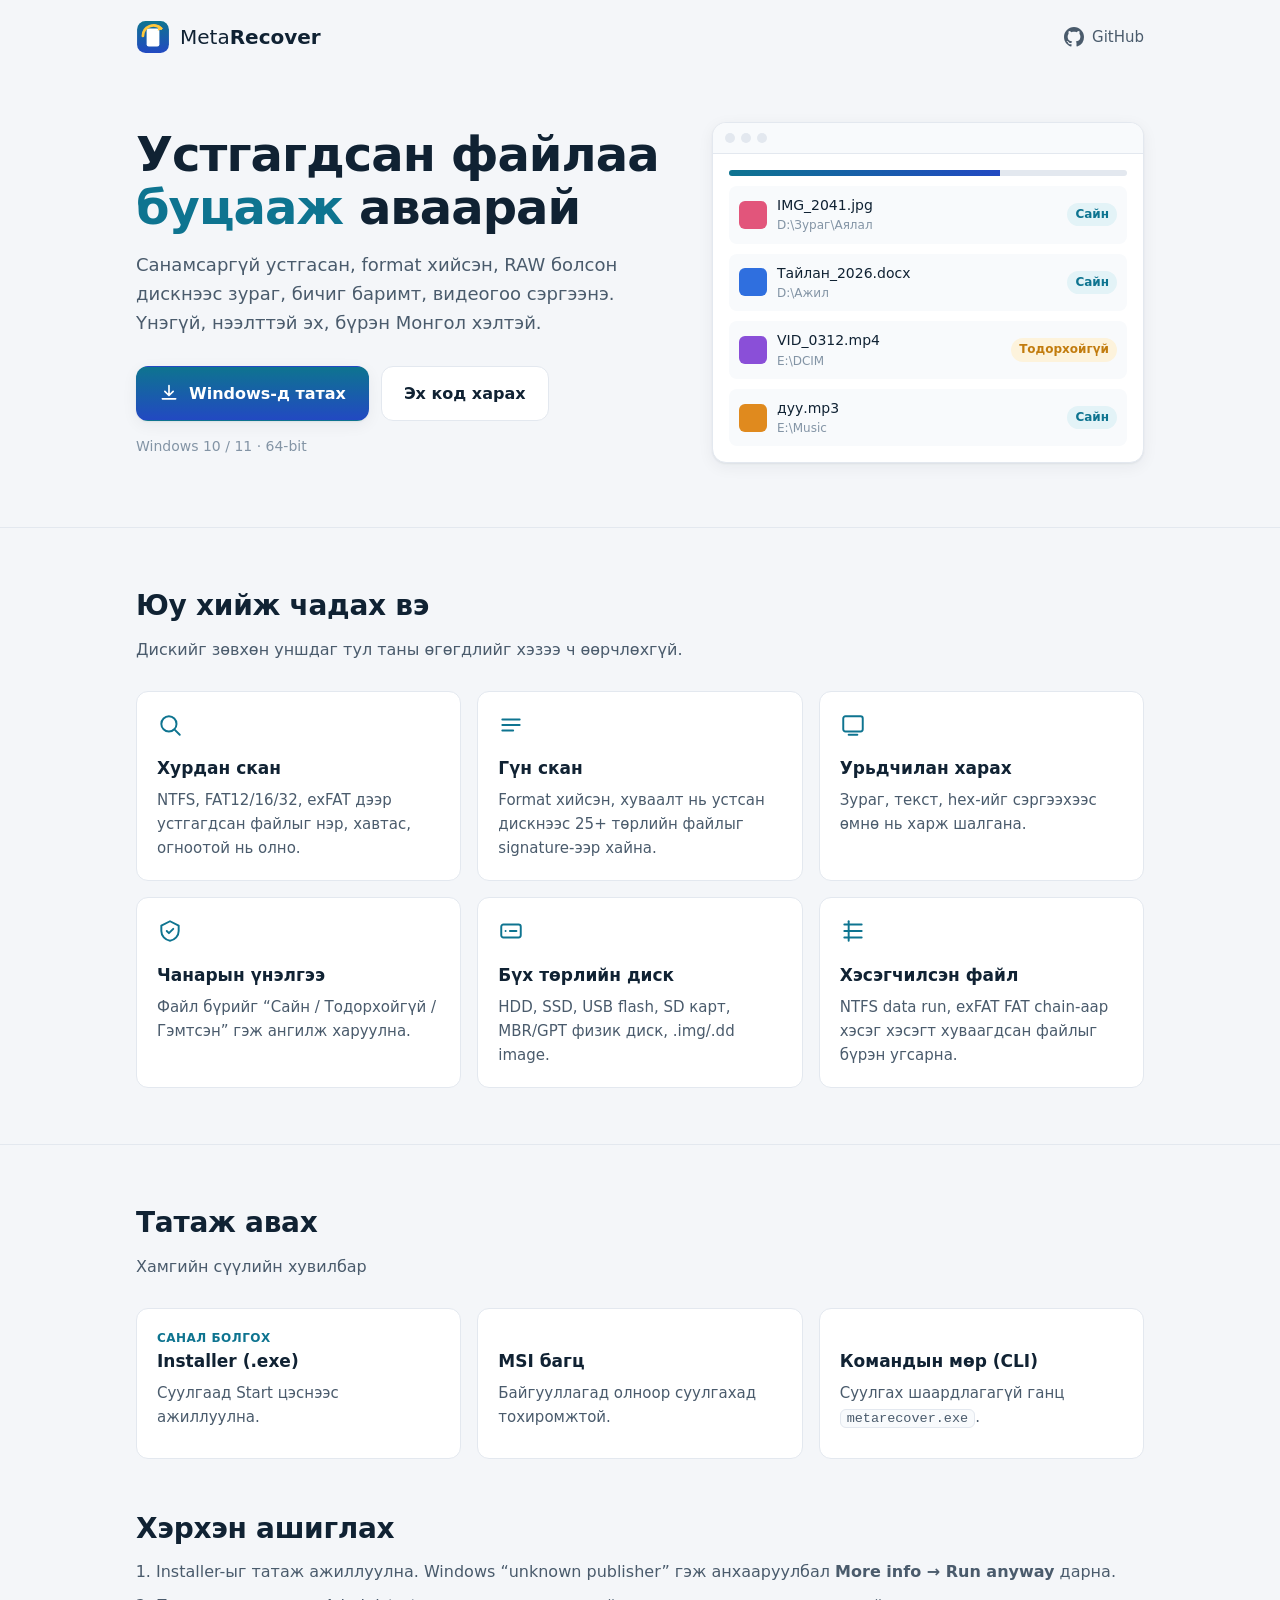
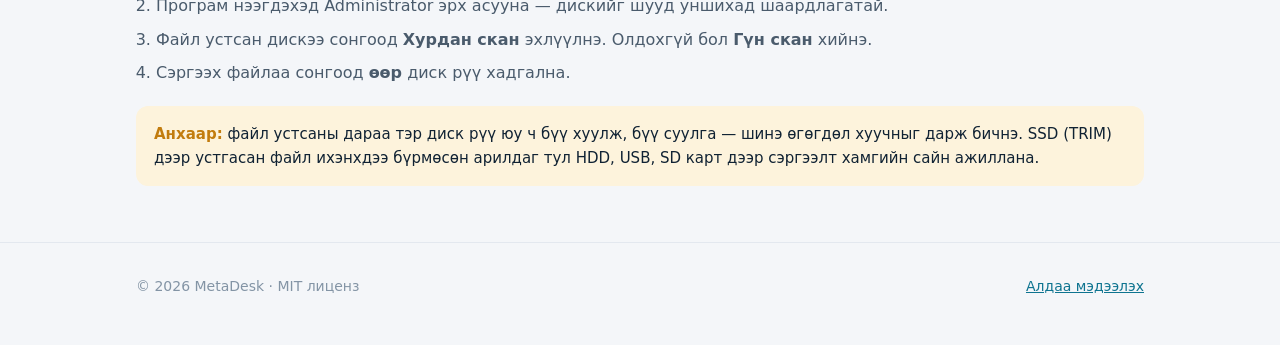
<file: docs/index.html>
<!doctype html>
<html lang="mn">
<head>
<meta charset="utf-8">
<meta name="viewport" content="width=device-width, initial-scale=1">
<title>MetaRecover — Устгагдсан файл сэргээх</title>
<meta name="description" content="Устгагдсан, format хийсэн дискнээс файл сэргээх үнэгүй, нээлттэй эхийн Windows програм. Бүрэн Монгол хэлтэй.">
<link rel="icon" href="data:image/svg+xml,%3Csvg xmlns='http://www.w3.org/2000/svg' viewBox='0 0 32 32'%3E%3Crect x='1' y='1' width='30' height='30' rx='8' fill='%230e7490'/%3E%3Crect x='10' y='8' width='12' height='17' rx='2' fill='%23fff'/%3E%3C/svg%3E">
<style>
:root {
  --bg: #f4f6f9; --surface: #fff; --surface-2: #f8fafc; --line: #e3e8ef;
  --ink: #102233; --ink-2: #4a5b6c; --ink-3: #8394a5;
  --brand: #0e7490; --brand-2: #2249c2; --brand-soft: #e3f3f7; --accent: #ffc83d;
  --warn: #c27c0e; --warn-soft: #fdf3dc;
  --shadow: 0 1px 2px rgba(16,34,51,.06), 0 4px 16px rgba(16,34,51,.06);
  color-scheme: light;
}
@media (prefers-color-scheme: dark) {
  :root {
    --bg: #0d151d; --surface: #131e28; --surface-2: #17242f; --line: #23323f;
    --ink: #e6edf3; --ink-2: #a8b6c3; --ink-3: #6f8090;
    --brand: #22a5c4; --brand-soft: #123441; --warn: #e0a640; --warn-soft: #3a2c0c;
    --shadow: 0 1px 2px rgba(0,0,0,.3), 0 4px 16px rgba(0,0,0,.25);
    color-scheme: dark;
  }
}
* { box-sizing: border-box; }
body {
  margin: 0; background: var(--bg); color: var(--ink);
  font: 16px/1.6 "Segoe UI Variable Text", "Segoe UI", system-ui, -apple-system, Roboto, sans-serif;
}
a { color: var(--brand); }
.wrap { max-width: 1040px; margin: 0 auto; padding: 0 16px; }
header { display: flex; align-items: center; justify-content: space-between; padding: 20px 0; }
.brand { display: flex; align-items: center; gap: 10px; font-size: 20px; font-weight: 400; text-decoration: none; color: var(--ink); }
.brand b { font-weight: 700; }
.brand svg { width: 34px; height: 34px; }
.gh { display: inline-flex; align-items: center; gap: 8px; color: var(--ink-2); text-decoration: none; font-size: 15px; }
.gh:hover { color: var(--ink); }
.gh svg { width: 20px; height: 20px; fill: currentColor; }

.hero { display: grid; grid-template-columns: 1.1fr .9fr; gap: 48px; align-items: center; padding: 48px 0 64px; }
.hero h1 { font-size: clamp(32px, 5vw, 48px); line-height: 1.12; margin: 0 0 16px; letter-spacing: -.02em; text-wrap: balance; }
.hero h1 span { color: var(--brand); }
.hero p.lead { font-size: 18px; color: var(--ink-2); margin: 0 0 28px; max-width: 34em; }
.cta { display: flex; flex-wrap: wrap; gap: 12px; align-items: center; }
.btn {
  display: inline-flex; align-items: center; gap: 10px; padding: 14px 22px; border-radius: 12px;
  font-weight: 600; font-size: 16px; text-decoration: none; border: 1px solid transparent;
}
.btn svg { width: 20px; height: 20px; fill: none; stroke: currentColor; stroke-width: 2; stroke-linecap: round; stroke-linejoin: round; }
.btn.primary { background: linear-gradient(180deg, #0e7490, #2249c2); color: #fff; box-shadow: var(--shadow); }
.btn.primary:hover { filter: brightness(1.08); }
.btn.ghost { background: var(--surface); color: var(--ink); border-color: var(--line); }
.btn.ghost:hover { border-color: var(--ink-3); }
.meta { margin-top: 14px; font-size: 14px; color: var(--ink-3); }

.mock { background: var(--surface); border: 1px solid var(--line); border-radius: 14px; box-shadow: var(--shadow); overflow: hidden; }
.mock .bar { display: flex; gap: 6px; padding: 10px 12px; border-bottom: 1px solid var(--line); background: var(--surface-2); }
.mock .bar i { width: 10px; height: 10px; border-radius: 50%; background: var(--line); }
.mock .body { padding: 16px; display: grid; gap: 10px; }
.row { display: grid; grid-template-columns: 28px 1fr auto; gap: 10px; align-items: center; padding: 8px 10px; border-radius: 8px; background: var(--surface-2); font-size: 14px; }
.row .ic { width: 28px; height: 28px; border-radius: 6px; }
.row small { color: var(--ink-3); display: block; font-size: 12px; }
.tag { font-size: 12px; padding: 2px 8px; border-radius: 99px; background: var(--brand-soft); color: var(--brand); font-weight: 600; white-space: nowrap; }
.tag.warn { background: var(--warn-soft); color: var(--warn); }
.progress { height: 6px; border-radius: 99px; background: var(--line); overflow: hidden; }
.progress div { height: 100%; width: 68%; background: linear-gradient(90deg, #0e7490, #2249c2); }

section { padding: 56px 0; border-top: 1px solid var(--line); }
section h2 { font-size: 28px; margin: 0 0 8px; letter-spacing: -.01em; }
section > .wrap > p { color: var(--ink-2); margin: 0 0 28px; }
.grid { display: grid; grid-template-columns: repeat(3, 1fr); gap: 16px; }
.card { background: var(--surface); border: 1px solid var(--line); border-radius: 12px; padding: 20px; }
.card h3 { margin: 0 0 6px; font-size: 17px; }
.card p { margin: 0; color: var(--ink-2); font-size: 15px; }
.card svg { width: 26px; height: 26px; fill: none; stroke: var(--brand); stroke-width: 1.8; stroke-linecap: round; stroke-linejoin: round; margin-bottom: 10px; }

.dl { display: grid; grid-template-columns: repeat(3, 1fr); gap: 16px; }
.dl a.card { text-decoration: none; color: inherit; display: block; transition: border-color .15s; }
.dl a.card:hover { border-color: var(--brand); }
.dl .size { color: var(--ink-3); font-size: 14px; margin-top: 8px; }
.dl .rec { font-size: 12px; font-weight: 700; color: var(--brand); text-transform: uppercase; letter-spacing: .04em; }

ol.steps { margin: 0; padding-left: 20px; color: var(--ink-2); }
ol.steps li { margin-bottom: 8px; }
.note { background: var(--warn-soft); border-radius: 12px; padding: 16px 18px; color: var(--ink); font-size: 15px; margin-top: 20px; }
.note b { color: var(--warn); }
code { font-family: "Cascadia Code", Consolas, monospace; font-size: .9em; background: var(--surface-2); border: 1px solid var(--line); padding: 1px 6px; border-radius: 6px; }

footer { padding: 32px 0 48px; color: var(--ink-3); font-size: 14px; border-top: 1px solid var(--line); }
footer .wrap { display: flex; justify-content: space-between; flex-wrap: wrap; gap: 12px; }

@media (max-width: 820px) {
  .hero { grid-template-columns: 1fr; padding-top: 24px; gap: 32px; }
  .grid, .dl { grid-template-columns: 1fr; }
}
</style>
</head>
<body>
<div class="wrap">
  <header>
    <a class="brand" href="./">
      <svg viewBox="0 0 32 32" aria-hidden="true">
        <rect x="1" y="1" width="30" height="30" rx="8" fill="url(#lg)"/>
        <rect x="10" y="8" width="12" height="17" rx="2" fill="#fff"/>
        <path d="M6.5 15a10 10 0 0 1 17-7" stroke="#FFC83D" stroke-width="2.6" fill="none" stroke-linecap="round"/>
        <path d="M21 4.5l4.5 3.4-5 2.2z" fill="#FFC83D"/>
        <defs><linearGradient id="lg" x1="0" y1="0" x2="0" y2="1"><stop offset="0" stop-color="#0e7490"/><stop offset="1" stop-color="#2249c2"/></linearGradient></defs>
      </svg>
      <span>Meta<b>Recover</b></span>
    </a>
    <a class="gh" href="https://github.com/rdnprotocol/recover">
      <svg viewBox="0 0 16 16" aria-hidden="true"><path d="M8 0C3.58 0 0 3.58 0 8c0 3.54 2.29 6.53 5.47 7.59.4.07.55-.17.55-.38 0-.19-.01-.82-.01-1.49-2.01.37-2.53-.49-2.69-.94-.09-.23-.48-.94-.82-1.13-.28-.15-.68-.52-.01-.53.63-.01 1.08.58 1.23.82.72 1.21 1.87.87 2.33.66.07-.52.28-.87.51-1.07-1.78-.2-3.64-.89-3.64-3.95 0-.87.31-1.59.82-2.15-.08-.2-.36-1.02.08-2.12 0 0 .67-.21 2.2.82.64-.18 1.32-.27 2-.27.68 0 1.36.09 2 .27 1.53-1.04 2.2-.82 2.2-.82.44 1.1.16 1.92.08 2.12.51.56.82 1.27.82 2.15 0 3.07-1.87 3.75-3.65 3.95.29.25.54.73.54 1.48 0 1.07-.01 1.93-.01 2.2 0 .21.15.46.55.38A8.013 8.013 0 0016 8c0-4.42-3.58-8-8-8z"/></svg>
      GitHub
    </a>
  </header>

  <div class="hero">
    <div>
      <h1>Устгагдсан файлаа <span>буцааж</span> аваарай</h1>
      <p class="lead">Санамсаргүй устгасан, format хийсэн, RAW болсон дискнээс зураг, бичиг баримт, видеогоо сэргээнэ. Үнэгүй, нээлттэй эх, бүрэн Монгол хэлтэй.</p>
      <div class="cta">
        <a class="btn primary" id="dlMain" href="https://github.com/rdnprotocol/recover/releases/latest">
          <svg viewBox="0 0 24 24"><path d="M12 3v12m0 0l-5-5m5 5l5-5M4 19h16"/></svg>
          Windows-д татах
        </a>
        <a class="btn ghost" href="https://github.com/rdnprotocol/recover">Эх код харах</a>
      </div>
      <div class="meta" id="dlMeta">Windows 10 / 11 · 64-bit</div>
    </div>
    <div class="mock" aria-hidden="true">
      <div class="bar"><i></i><i></i><i></i></div>
      <div class="body">
        <div class="progress"><div></div></div>
        <div class="row"><span class="ic" style="background:#e2557b"></span><span>IMG_2041.jpg<small>D:\Зураг\Аялал</small></span><span class="tag">Сайн</span></div>
        <div class="row"><span class="ic" style="background:#2f6fdf"></span><span>Тайлан_2026.docx<small>D:\Ажил</small></span><span class="tag">Сайн</span></div>
        <div class="row"><span class="ic" style="background:#8a4fd8"></span><span>VID_0312.mp4<small>E:\DCIM</small></span><span class="tag warn">Тодорхойгүй</span></div>
        <div class="row"><span class="ic" style="background:#e08a1e"></span><span>дуу.mp3<small>E:\Music</small></span><span class="tag">Сайн</span></div>
      </div>
    </div>
  </div>
</div>

<section>
  <div class="wrap">
    <h2>Юу хийж чадах вэ</h2>
    <p>Дискийг зөвхөн уншдаг тул таны өгөгдлийг хэзээ ч өөрчлөхгүй.</p>
    <div class="grid">
      <div class="card">
        <svg viewBox="0 0 24 24"><circle cx="11" cy="11" r="7"/><path d="M21 21l-4.3-4.3"/></svg>
        <h3>Хурдан скан</h3>
        <p>NTFS, FAT12/16/32, exFAT дээр устгагдсан файлыг нэр, хавтас, огноотой нь олно.</p>
      </div>
      <div class="card">
        <svg viewBox="0 0 24 24"><path d="M4 7h16M4 12h16M4 17h10"/></svg>
        <h3>Гүн скан</h3>
        <p>Format хийсэн, хуваалт нь устсан дискнээс 25+ төрлийн файлыг signature-ээр хайна.</p>
      </div>
      <div class="card">
        <svg viewBox="0 0 24 24"><rect x="3" y="4" width="18" height="14" rx="2"/><path d="M8 21h8"/></svg>
        <h3>Урьдчилан харах</h3>
        <p>Зураг, текст, hex-ийг сэргээхээс өмнө нь харж шалгана.</p>
      </div>
      <div class="card">
        <svg viewBox="0 0 24 24"><path d="M12 3l8 4v5c0 4.5-3.4 8.3-8 9-4.6-.7-8-4.5-8-9V7z"/><path d="M9 12l2 2 4-4"/></svg>
        <h3>Чанарын үнэлгээ</h3>
        <p>Файл бүрийг “Сайн / Тодорхойгүй / Гэмтсэн” гэж ангилж харуулна.</p>
      </div>
      <div class="card">
        <svg viewBox="0 0 24 24"><rect x="3" y="6" width="18" height="12" rx="2"/><path d="M7 12h.01M11 12h6"/></svg>
        <h3>Бүх төрлийн диск</h3>
        <p>HDD, SSD, USB flash, SD карт, MBR/GPT физик диск, .img/.dd image.</p>
      </div>
      <div class="card">
        <svg viewBox="0 0 24 24"><path d="M4 6h16M4 12h16M4 18h16"/><path d="M8 3v18"/></svg>
        <h3>Хэсэгчилсэн файл</h3>
        <p>NTFS data run, exFAT FAT chain-аар хэсэг хэсэгт хуваагдсан файлыг бүрэн угсарна.</p>
      </div>
    </div>
  </div>
</section>

<section id="download">
  <div class="wrap">
    <h2>Татаж авах</h2>
    <p id="relLine">Хамгийн сүүлийн хувилбар</p>
    <div class="dl">
      <a class="card" id="aSetup" href="https://github.com/rdnprotocol/recover/releases/latest">
        <div class="rec">Санал болгох</div>
        <h3>Installer (.exe)</h3>
        <p>Суулгаад Start цэснээс ажиллуулна.</p>
        <div class="size" data-size></div>
      </a>
      <a class="card" id="aMsi" href="https://github.com/rdnprotocol/recover/releases/latest">
        <div class="rec">&nbsp;</div>
        <h3>MSI багц</h3>
        <p>Байгууллагад олноор суулгахад тохиромжтой.</p>
        <div class="size" data-size></div>
      </a>
      <a class="card" id="aCli" href="https://github.com/rdnprotocol/recover/releases/latest">
        <div class="rec">&nbsp;</div>
        <h3>Командын мөр (CLI)</h3>
        <p>Суулгах шаардлагагүй ганц <code>metarecover.exe</code>.</p>
        <div class="size" data-size></div>
      </a>
    </div>

    <h2 style="margin-top:48px">Хэрхэн ашиглах</h2>
    <ol class="steps">
      <li>Installer-ыг татаж ажиллуулна. Windows “unknown publisher” гэж анхааруулбал <b>More info → Run anyway</b> дарна.</li>
      <li>Програм нээгдэхэд Administrator эрх асууна — дискийг шууд уншихад шаардлагатай.</li>
      <li>Файл устсан дискээ сонгоод <b>Хурдан скан</b> эхлүүлнэ. Олдохгүй бол <b>Гүн скан</b> хийнэ.</li>
      <li>Сэргээх файлаа сонгоод <b>өөр</b> диск рүү хадгална.</li>
    </ol>
    <div class="note"><b>Анхаар:</b> файл устсаны дараа тэр диск рүү юу ч бүү хуулж, бүү суулга — шинэ өгөгдөл хуучныг дарж бичнэ. SSD (TRIM) дээр устгасан файл ихэнхдээ бүрмөсөн арилдаг тул HDD, USB, SD карт дээр сэргээлт хамгийн сайн ажиллана.</div>
  </div>
</section>

<footer>
  <div class="wrap">
    <span>© 2026 MetaDesk · MIT лиценз</span>
    <a href="https://github.com/rdnprotocol/recover/issues">Алдаа мэдээлэх</a>
  </div>
</footer>

<script>
(function () {
  var repo = 'rdnprotocol/recover';
  function mb(n) { return (n / 1048576).toFixed(1) + ' MB'; }
  fetch('https://api.github.com/repos/' + repo + '/releases/latest')
    .then(function (r) { return r.ok ? r.json() : Promise.reject(); })
    .then(function (rel) {
      var assets = rel.assets || [];
      function pick(test) { for (var i = 0; i < assets.length; i++) if (test(assets[i].name)) return assets[i]; }
      var setup = pick(function (n) { return /setup\.exe$/i.test(n); });
      var msi = pick(function (n) { return /\.msi$/i.test(n); });
      var cli = pick(function (n) { return /^metarecover.*\.exe$/i.test(n) && !/setup/i.test(n); });
      [['aSetup', setup], ['aMsi', msi], ['aCli', cli]].forEach(function (p) {
        if (!p[1]) return;
        var a = document.getElementById(p[0]);
        a.href = p[1].browser_download_url;
        a.querySelector('[data-size]').textContent = p[1].name + ' · ' + mb(p[1].size);
      });
      if (setup) document.getElementById('dlMain').href = setup.browser_download_url;
      var ver = rel.tag_name || rel.name;
      var date = rel.published_at ? new Date(rel.published_at).toISOString().slice(0, 10) : '';
      document.getElementById('relLine').textContent = 'Хувилбар ' + ver + (date ? ' · ' + date : '');
      document.getElementById('dlMeta').textContent = ver + ' · Windows 10 / 11 · 64-bit' + (setup ? ' · ' + mb(setup.size) : '');
    })
    .catch(function () {});
})();
</script>
</body>
</html>
</file>
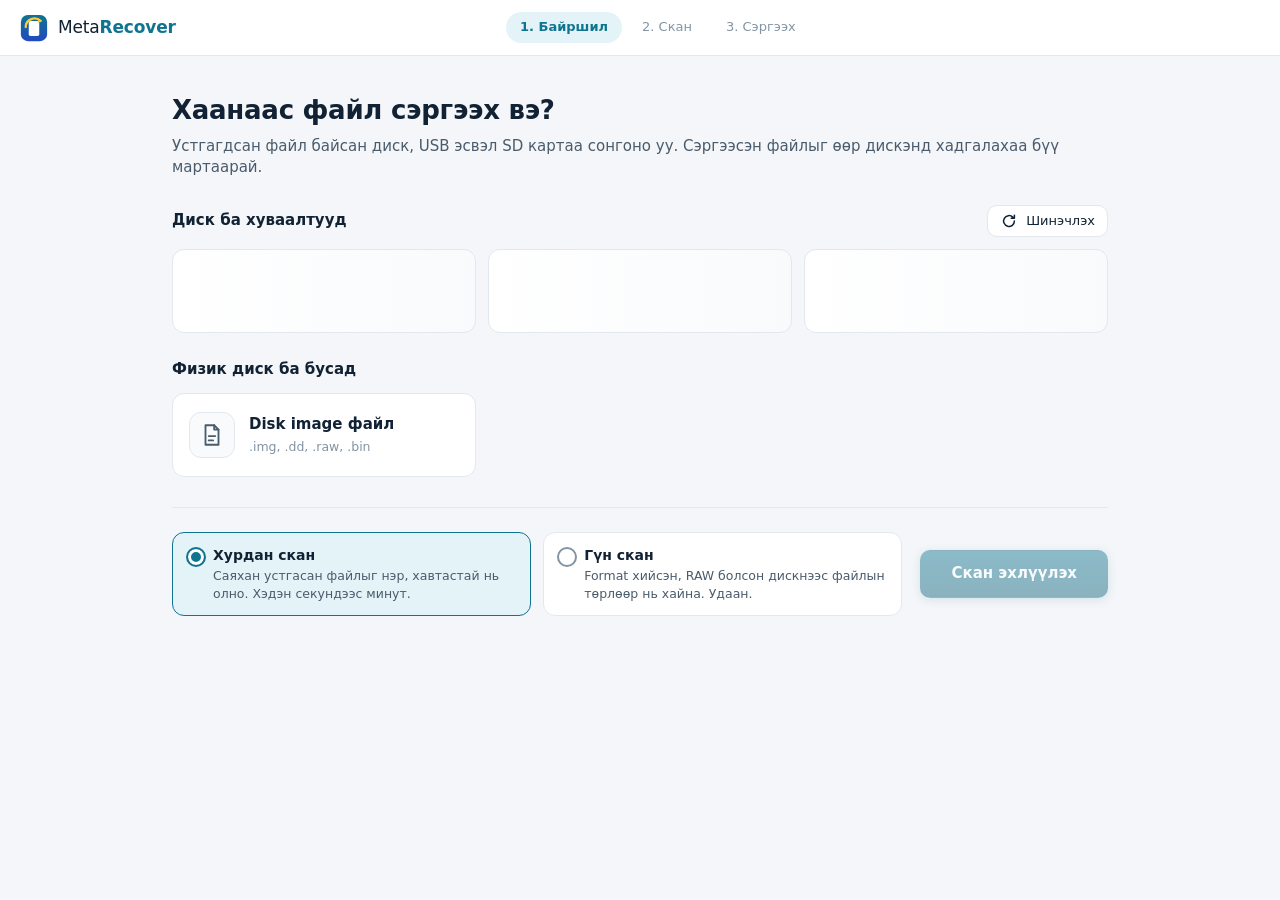
<file: app/ui/index.html>
<!doctype html>
<html lang="mn">
<head>
  <meta charset="utf-8" />
  <meta name="viewport" content="width=device-width, initial-scale=1" />
  <title>MetaRecover</title>
  <link rel="stylesheet" href="style.css" />
</head>
<body>
  <header class="topbar">
    <div class="brand">
      <svg viewBox="0 0 32 32" class="logo" aria-hidden="true">
        <rect x="1" y="1" width="30" height="30" rx="8" fill="url(#lg)" />
        <rect x="10" y="8" width="12" height="17" rx="2" fill="#fff" />
        <path d="M6.5 15a10 10 0 0 1 17-7" stroke="#FFC83D" stroke-width="2.6" fill="none" stroke-linecap="round" />
        <path d="M21 4.5l4.5 3.4-5 2.2z" fill="#FFC83D" />
        <defs><linearGradient id="lg" x1="0" y1="0" x2="0" y2="1"><stop offset="0" stop-color="#0e7490" /><stop offset="1" stop-color="#2249c2" /></linearGradient></defs>
      </svg>
      <span>Meta<b>Recover</b></span>
    </div>
    <nav class="steps" id="steps">
      <span data-step="home" class="on">1. Байршил</span>
      <span data-step="scan">2. Скан</span>
      <span data-step="results">3. Сэргээх</span>
    </nav>
    <div class="topbar-right" id="adminBadge"></div>
  </header>

  <!-- 1. Choose location -->
  <main id="home" class="screen active">
    <div class="home-wrap">
      <h1>Хаанаас файл сэргээх вэ?</h1>
      <p class="lead">Устгагдсан файл байсан диск, USB эсвэл SD картаа сонгоно уу. Сэргээсэн файлыг өөр дискэнд хадгалахаа бүү мартаарай.</p>

      <div id="adminWarn" class="notice warn hidden">
        <b>Администратор эрх шаардлагатай.</b> Дискийг шууд уншихын тулд програмыг "Run as administrator" горимоор нээнэ үү.
      </div>

      <div class="section-head">
        <h2>Диск ба хуваалтууд</h2>
        <button class="btn ghost small" id="refreshBtn" title="Дахин ачаалах">
          <svg viewBox="0 0 20 20"><path d="M16 10a6 6 0 1 1-1.8-4.3M16 3.5v3.5h-3.5" /></svg>Шинэчлэх
        </button>
      </div>
      <div id="volumes" class="cards"><div class="skeleton"></div><div class="skeleton"></div><div class="skeleton"></div></div>

      <div class="section-head"><h2>Физик диск ба бусад</h2></div>
      <div id="disks" class="cards">
        <button class="card image-card" id="imageBtn">
          <div class="card-icon"><svg viewBox="0 0 24 24"><path d="M6 3h8l4 4v14H6z" /><path d="M14 3v4h4M9 13h6M9 17h4" /></svg></div>
          <div class="card-body">
            <div class="card-title">Disk image файл</div>
            <div class="card-sub">.img, .dd, .raw, .bin</div>
          </div>
        </button>
      </div>

      <div class="mode-row">
        <div class="mode-switch" role="radiogroup">
          <label class="mode">
            <input type="radio" name="mode" value="quick" checked />
            <span><b>Хурдан скан</b><small>Саяхан устгасан файлыг нэр, хавтастай нь олно. Хэдэн секундээс минут.</small></span>
          </label>
          <label class="mode">
            <input type="radio" name="mode" value="deep" />
            <span><b>Гүн скан</b><small>Format хийсэн, RAW болсон дискнээс файлын төрлөөр нь хайна. Удаан.</small></span>
          </label>
        </div>
        <button class="btn primary big" id="scanBtn" disabled>Скан эхлүүлэх</button>
      </div>
    </div>
  </main>

  <!-- 2. Scanning -->
  <main id="scan" class="screen">
    <div class="scan-wrap">
      <div class="radar"><span></span><span></span><span></span>
        <svg viewBox="0 0 24 24"><rect x="3" y="6" width="18" height="12" rx="2" /><circle cx="17" cy="12" r="1.2" /></svg>
      </div>
      <h1 id="scanTitle">Скан хийж байна…</h1>
      <p class="lead" id="scanDevice"></p>
      <div class="phase" id="scanPhase">Бэлдэж байна…</div>
      <div class="bar"><div id="scanBar"></div></div>
      <div class="scan-stats">
        <div><span id="scanPct">0%</span><small>явц</small></div>
        <div><span id="scanFound">0</span><small>олдсон файл</small></div>
        <div><span id="scanTime">0:00</span><small>хугацаа</small></div>
        <div><span id="scanEta">—</span><small>үлдсэн</small></div>
      </div>
      <button class="btn ghost" id="cancelScanBtn">Зогсоох ба үр дүн харах</button>
      <p class="hint">Скан хийх үед тухайн диск рүү юм бүү хуулаарай — устгагдсан файлуудыг дарж бичнэ.</p>
    </div>
  </main>

  <!-- 3. Results -->
  <main id="results" class="screen">
    <aside class="sidebar">
      <button class="btn ghost small back" id="backBtn">
        <svg viewBox="0 0 20 20"><path d="M12 4l-6 6 6 6" /></svg>Дахин сонгох
      </button>
      <div class="side-title">Төрөл</div>
      <ul id="categories" class="cat-list"></ul>
      <div class="side-title">Шүүлтүүр</div>
      <label class="toggle"><input type="checkbox" id="deletedOnly" checked /><span></span>Зөвхөн устгагдсан</label>
      <select id="qualityFilter" class="select">
        <option value="">Бүх чанар</option>
        <option value="good">Сайн</option>
        <option value="unknown">Тодорхойгүй</option>
        <option value="poor">Гэмтсэн байж магадгүй</option>
      </select>
      <div class="scan-summary" id="scanSummary"></div>
    </aside>

    <section class="main-col">
      <div class="toolbar">
        <div class="search">
          <svg viewBox="0 0 20 20"><circle cx="9" cy="9" r="5.5" /><path d="M13.2 13.2L17 17" /></svg>
          <input id="search" type="search" placeholder="Файлын нэр эсвэл хавтсаар хайх…" />
        </div>
        <div class="result-count" id="resultCount"></div>
      </div>
      <div class="table-wrap" id="tableWrap">
        <table class="files">
          <thead>
            <tr>
              <th class="c-check"><input type="checkbox" id="checkAll" title="Шүүлтүүрийн бүх файлыг сонгох" /></th>
              <th data-sort="name">Нэр</th>
              <th data-sort="path">Хавтас</th>
              <th data-sort="size" class="num">Хэмжээ</th>
              <th data-sort="date">Огноо</th>
              <th>Төлөв</th>
            </tr>
          </thead>
          <tbody id="rows"></tbody>
        </table>
        <div class="empty hidden" id="empty">
          <svg viewBox="0 0 48 48"><path d="M8 14h12l4 4h16v20H8z" /><path d="M19 28h10" /></svg>
          <p>Энэ шүүлтүүрээр файл олдсонгүй.</p>
          <small>Устгагдсан файл олдохгүй бол <b>Гүн скан</b> хийж үзээрэй.</small>
        </div>
        <button class="btn ghost small more hidden" id="moreBtn">Цааш ачаалах</button>
      </div>
    </section>

    <aside class="preview" id="preview">
      <div class="preview-empty">
        <svg viewBox="0 0 48 48"><rect x="8" y="8" width="32" height="32" rx="4" /><circle cx="18" cy="19" r="3" /><path d="M10 36l10-10 6 6 5-5 9 9" /></svg>
        <p>Файл дээр дарж урьдчилан харна уу</p>
      </div>
    </aside>

    <footer class="actionbar">
      <div id="selInfo">Сонгосон файл алга</div>
      <button class="btn primary" id="recoverBtn" disabled>
        <svg viewBox="0 0 20 20"><path d="M10 3v10M5.5 8.5L10 13l4.5-4.5M4 16h12" /></svg>Сэргээх
      </button>
    </footer>
  </main>

  <!-- Recover dialog -->
  <div class="modal hidden" id="recoverModal">
    <div class="dialog">
      <h2 id="recTitle">Файл сэргээх</h2>
      <div id="recSetup">
        <p class="muted" id="recWhat"></p>
        <label class="field-label">Хадгалах хавтас</label>
        <div class="pick">
          <input id="outDir" readonly placeholder="Өөр диск дээрх хавтас сонгоно уу" />
          <button class="btn ghost" id="pickDir">Сонгох…</button>
        </div>
        <div class="notice warn hidden" id="sameVolWarn">Энэ хавтас сэргээж буй дисктэй ижил байна. Өөр диск (жишээ нь гадаад HDD, өөр хуваалт) сонгоно уу.</div>
        <label class="check"><input type="checkbox" id="keepPaths" checked /> Хавтасны бүтцийг хадгалах</label>
        <div class="dialog-actions">
          <button class="btn ghost" id="recCancel">Болих</button>
          <button class="btn primary" id="recStart" disabled>Сэргээж эхлэх</button>
        </div>
      </div>
      <div id="recRun" class="hidden">
        <div class="bar"><div id="recBar"></div></div>
        <p class="muted mono" id="recFile"></p>
        <div class="dialog-actions"><button class="btn ghost" id="recStop">Зогсоох</button></div>
      </div>
      <div id="recDone" class="hidden">
        <div class="done-icon"><svg viewBox="0 0 24 24"><path d="M5 12.5l4.5 4.5L19 7.5" /></svg></div>
        <p id="recResult"></p>
        <pre id="recErrors" class="errors hidden"></pre>
        <div class="dialog-actions">
          <button class="btn ghost" id="recClose">Хаах</button>
          <button class="btn primary" id="recOpen">Хавтас нээх</button>
        </div>
      </div>
    </div>
  </div>

  <div class="toast hidden" id="toast"></div>
  <script src="app.js"></script>
</body>
</html>
</file>
<file: app/ui/style.css>
:root {
  --bg: #f4f6f9;
  --surface: #ffffff;
  --surface-2: #f8fafc;
  --line: #e3e8ef;
  --ink: #102233;
  --ink-2: #4a5b6c;
  --ink-3: #8394a5;
  --brand: #0e7490;
  --brand-2: #2249c2;
  --brand-soft: #e3f3f7;
  --accent: #ffc83d;
  --good: #16a34a;
  --good-soft: #e5f6eb;
  --warn: #c27c0e;
  --warn-soft: #fdf3dc;
  --bad: #d63a3a;
  --bad-soft: #fde8e8;
  --radius: 12px;
  --shadow: 0 1px 2px rgba(16, 34, 51, .06), 0 4px 16px rgba(16, 34, 51, .06);
  --c-image: #e2557b;
  --c-document: #2f6fdf;
  --c-video: #8a4fd8;
  --c-audio: #e08a1e;
  --c-archive: #6b7a8a;
  --c-other: #94a3b8;
  color-scheme: light;
}

@media (prefers-color-scheme: dark) {
  :root {
    --bg: #0d151d;
    --surface: #131e28;
    --surface-2: #17242f;
    --line: #23323f;
    --ink: #e6edf3;
    --ink-2: #a8b6c3;
    --ink-3: #6f8090;
    --brand: #22a5c4;
    --brand-soft: #123441;
    --good-soft: #10301d;
    --warn-soft: #3a2c0c;
    --bad-soft: #3a1515;
    --shadow: 0 1px 2px rgba(0, 0, 0, .3), 0 4px 16px rgba(0, 0, 0, .25);
    color-scheme: dark;
  }
}

* { box-sizing: border-box; }
html, body { height: 100%; margin: 0; }
body {
  font: 14px/1.45 "Segoe UI Variable Text", "Segoe UI", system-ui, -apple-system, Roboto, sans-serif;
  background: var(--bg);
  color: var(--ink);
  display: flex;
  flex-direction: column;
  overflow: hidden;
  user-select: none;
}
svg { width: 18px; height: 18px; fill: none; stroke: currentColor; stroke-width: 1.7; stroke-linecap: round; stroke-linejoin: round; flex: none; }
.hidden { display: none !important; }
h1 { font-size: 26px; font-weight: 650; letter-spacing: -.01em; margin: 0 0 6px; }
h2 { font-size: 15px; font-weight: 600; margin: 0; }
.lead { color: var(--ink-2); margin: 0 0 22px; font-size: 15px; }
.muted { color: var(--ink-2); }
.mono { font-family: "Cascadia Mono", Consolas, ui-monospace, monospace; font-size: 12px; }

/* top bar */
.topbar {
  height: 56px; flex: none; display: flex; align-items: center; gap: 24px; padding: 0 20px;
  background: var(--surface); border-bottom: 1px solid var(--line);
}
.brand { display: flex; align-items: center; gap: 10px; font-size: 17px; letter-spacing: -.01em; }
.brand b { color: var(--brand); font-weight: 700; }
.logo { width: 28px; height: 28px; stroke: none; }
.steps { display: flex; gap: 6px; margin: 0 auto; }
.steps span { padding: 6px 14px; border-radius: 999px; color: var(--ink-3); font-size: 13px; }
.steps span.on { background: var(--brand-soft); color: var(--brand); font-weight: 600; }
.steps span.done { color: var(--ink-2); }
.topbar-right { font-size: 12px; color: var(--ink-3); min-width: 120px; text-align: right; }
.topbar-right .pill { padding: 4px 10px; border-radius: 999px; background: var(--good-soft); color: var(--good); font-weight: 600; }
.topbar-right .pill.bad { background: var(--warn-soft); color: var(--warn); }

/* buttons */
.btn {
  display: inline-flex; align-items: center; justify-content: center; gap: 8px;
  height: 38px; padding: 0 18px; border-radius: 10px; border: 1px solid transparent;
  font: inherit; font-weight: 600; cursor: pointer; transition: background .15s, box-shadow .15s, transform .05s;
}
.btn:active:not(:disabled) { transform: translateY(1px); }
.btn:disabled { opacity: .45; cursor: not-allowed; }
.btn.primary { background: linear-gradient(180deg, var(--brand), #0b6178); color: #fff; box-shadow: 0 2px 8px rgba(14, 116, 144, .3); }
.btn.primary:hover:not(:disabled) { background: linear-gradient(180deg, #1185a5, var(--brand)); }
.btn.ghost { background: var(--surface); border-color: var(--line); color: var(--ink); }
.btn.ghost:hover:not(:disabled) { background: var(--surface-2); border-color: #cfd8e3; }
.btn.small { height: 32px; padding: 0 12px; font-size: 13px; font-weight: 500; }
.btn.big { height: 48px; padding: 0 30px; font-size: 15px; }

.screen { display: none; flex: 1; min-height: 0; }
.screen.active { display: flex; }

/* home */
#home { overflow-y: auto; }
.home-wrap { width: 100%; max-width: 1000px; margin: 0 auto; padding: 36px 32px 40px; }
.section-head { display: flex; align-items: center; justify-content: space-between; margin: 26px 0 12px; }
.cards { display: grid; grid-template-columns: repeat(auto-fill, minmax(280px, 1fr)); gap: 12px; }
.card {
  display: flex; gap: 14px; align-items: center; text-align: left; padding: 16px; min-height: 84px;
  background: var(--surface); border: 1.5px solid var(--line); border-radius: var(--radius);
  font: inherit; color: inherit; cursor: pointer; transition: border-color .15s, box-shadow .15s, background .15s;
}
.card:hover { border-color: #b9c8d6; box-shadow: var(--shadow); }
.card.selected { border-color: var(--brand); background: var(--brand-soft); box-shadow: 0 0 0 3px rgba(14, 116, 144, .12); }
.card-icon {
  width: 46px; height: 46px; border-radius: 12px; display: grid; place-items: center; flex: none;
  background: var(--surface-2); color: var(--brand); border: 1px solid var(--line);
}
.card-icon svg { width: 26px; height: 26px; }
.card-body { flex: 1; min-width: 0; }
.card-title { font-weight: 600; font-size: 15px; display: flex; gap: 8px; align-items: center; }
.card-sub { color: var(--ink-3); font-size: 12.5px; margin-top: 2px; white-space: nowrap; overflow: hidden; text-overflow: ellipsis; }
.fs { font-size: 11px; font-weight: 600; padding: 1px 7px; border-radius: 6px; background: var(--brand-soft); color: var(--brand); }
.fs.none { background: var(--warn-soft); color: var(--warn); }
.cap { height: 5px; background: var(--line); border-radius: 3px; margin-top: 9px; overflow: hidden; }
.cap > div { height: 100%; background: linear-gradient(90deg, var(--brand), var(--brand-2)); }
.cards .span { grid-column: 1 / -1; margin: 0; }
.image-card .card-icon { color: var(--ink-2); }
.skeleton { height: 84px; border-radius: var(--radius); background: linear-gradient(90deg, var(--surface) 0%, var(--surface-2) 50%, var(--surface) 100%); background-size: 200% 100%; animation: shimmer 1.2s infinite; border: 1px solid var(--line); }
@keyframes shimmer { to { background-position: -200% 0; } }

.mode-row { display: flex; gap: 18px; align-items: stretch; margin-top: 30px; padding-top: 24px; border-top: 1px solid var(--line); }
.mode-switch { display: grid; grid-template-columns: 1fr 1fr; gap: 12px; flex: 1; }
.mode { position: relative; cursor: pointer; }
.mode input { position: absolute; opacity: 0; }
.mode span { display: block; height: 100%; padding: 12px 14px 12px 40px; border: 1.5px solid var(--line); border-radius: var(--radius); background: var(--surface); }
.mode span::before { content: ""; position: absolute; left: 14px; top: 15px; width: 16px; height: 16px; border-radius: 50%; border: 2px solid var(--ink-3); }
.mode input:checked + span { border-color: var(--brand); background: var(--brand-soft); }
.mode input:checked + span::before { border-color: var(--brand); box-shadow: inset 0 0 0 3px var(--surface), inset 0 0 0 8px var(--brand); }
.mode small { display: block; color: var(--ink-2); font-size: 12.5px; margin-top: 2px; }
.mode-row .btn.big { align-self: center; }

.notice { padding: 12px 14px; border-radius: 10px; font-size: 13.5px; margin: 0 0 8px; }
.notice.warn { background: var(--warn-soft); color: var(--warn); border: 1px solid rgba(194, 124, 14, .25); }

/* scanning */
#scan { align-items: center; justify-content: center; }
.scan-wrap { width: 560px; max-width: 92vw; text-align: center; }
.radar { position: relative; width: 110px; height: 110px; margin: 0 auto 26px; display: grid; place-items: center; }
.radar svg { width: 46px; height: 46px; color: var(--brand); position: relative; z-index: 2; background: var(--surface); border-radius: 50%; padding: 10px; box-sizing: content-box; box-shadow: var(--shadow); }
.radar span { position: absolute; inset: 0; border-radius: 50%; border: 2px solid var(--brand); opacity: 0; animation: ping 2.4s infinite cubic-bezier(.2, .6, .3, 1); }
.radar span:nth-child(2) { animation-delay: .8s; }
.radar span:nth-child(3) { animation-delay: 1.6s; }
.scan-done .radar span { animation: none; }
@keyframes ping { 0% { transform: scale(.5); opacity: .7; } 100% { transform: scale(1.25); opacity: 0; } }
.phase { font-size: 13px; color: var(--ink-2); margin-bottom: 10px; min-height: 19px; }
.bar { height: 10px; background: var(--line); border-radius: 999px; overflow: hidden; }
.bar > div { height: 100%; width: 0; border-radius: 999px; background: linear-gradient(90deg, var(--brand), var(--brand-2)); transition: width .25s; }
.scan-stats { display: grid; grid-template-columns: repeat(4, 1fr); gap: 8px; margin: 24px 0 26px; }
.scan-stats div { background: var(--surface); border: 1px solid var(--line); border-radius: var(--radius); padding: 12px 6px; }
.scan-stats span { display: block; font-size: 22px; font-weight: 650; font-variant-numeric: tabular-nums; }
.scan-stats small { color: var(--ink-3); font-size: 12px; }
.hint { color: var(--ink-3); font-size: 12.5px; margin-top: 18px; }

/* results */
#results { display: none; }
#results.active { display: grid; grid-template-columns: 220px minmax(0, 1fr) 300px; grid-template-rows: minmax(0, 1fr) 60px; }
.sidebar { grid-row: 1 / 3; background: var(--surface); border-right: 1px solid var(--line); padding: 14px 12px; overflow-y: auto; display: flex; flex-direction: column; gap: 4px; }
.back { margin-bottom: 8px; align-self: flex-start; }
.side-title { font-size: 11px; font-weight: 700; color: var(--ink-3); text-transform: uppercase; letter-spacing: .06em; margin: 14px 8px 6px; }
.cat-list { list-style: none; margin: 0; padding: 0; }
.cat-list li { display: flex; align-items: center; gap: 10px; padding: 8px 10px; border-radius: 8px; cursor: pointer; color: var(--ink-2); }
.cat-list li:hover { background: var(--surface-2); }
.cat-list li.on { background: var(--brand-soft); color: var(--brand); font-weight: 600; }
.cat-list .dot { width: 8px; height: 8px; border-radius: 3px; }
.cat-list .n { margin-left: auto; font-size: 12px; color: var(--ink-3); font-variant-numeric: tabular-nums; }
.toggle { display: flex; align-items: center; gap: 10px; padding: 8px 10px; cursor: pointer; color: var(--ink-2); }
.toggle input { display: none; }
.toggle span { width: 32px; height: 18px; border-radius: 999px; background: var(--line); position: relative; transition: background .15s; flex: none; }
.toggle span::after { content: ""; position: absolute; left: 2px; top: 2px; width: 14px; height: 14px; border-radius: 50%; background: #fff; transition: left .15s; box-shadow: 0 1px 2px rgba(0, 0, 0, .2); }
.toggle input:checked + span { background: var(--brand); }
.toggle input:checked + span::after { left: 16px; }
.select { margin: 4px 8px; height: 34px; border-radius: 8px; border: 1px solid var(--line); background: var(--surface); color: var(--ink); font: inherit; padding: 0 8px; }
.scan-summary { margin-top: auto; font-size: 12px; color: var(--ink-3); padding: 10px 8px 0; border-top: 1px solid var(--line); line-height: 1.6; }
.scan-summary .err { color: var(--warn); }

.main-col { display: flex; flex-direction: column; min-width: 0; min-height: 0; }
.toolbar { display: flex; align-items: center; gap: 14px; padding: 12px 16px; border-bottom: 1px solid var(--line); background: var(--surface); }
.search { flex: 1; max-width: 460px; display: flex; align-items: center; gap: 8px; height: 36px; padding: 0 12px; border: 1px solid var(--line); border-radius: 10px; background: var(--surface-2); color: var(--ink-3); }
.search:focus-within { border-color: var(--brand); box-shadow: 0 0 0 3px rgba(14, 116, 144, .12); }
.search input { flex: 1; border: 0; outline: 0; background: transparent; font: inherit; color: var(--ink); user-select: text; }
.result-count { margin-left: auto; color: var(--ink-3); font-size: 13px; }
.table-wrap { flex: 1; overflow: auto; min-height: 0; position: relative; }
table.files { width: 100%; border-collapse: collapse; table-layout: fixed; }
.files th { position: sticky; top: 0; z-index: 1; background: var(--surface-2); text-align: left; font-size: 12px; font-weight: 600; color: var(--ink-3); padding: 9px 10px; border-bottom: 1px solid var(--line); cursor: pointer; white-space: nowrap; }
.files th:hover { color: var(--ink); }
.files th.sorted::after { content: " ↓"; }
.files th.sorted.asc::after { content: " ↑"; }
.files th:nth-child(2) { width: 40%; }
.files th:nth-child(3) { width: 28%; }
.files th:nth-child(4) { width: 90px; }
.files th:nth-child(5) { width: 128px; }
.files th:nth-child(6) { width: 112px; }
.files th.c-check, .files td.c-check { width: 40px; text-align: center; cursor: default; }
.files td { padding: 7px 10px; border-bottom: 1px solid var(--line); white-space: nowrap; overflow: hidden; text-overflow: ellipsis; }
.files tbody tr { cursor: pointer; }
.files tbody tr:hover { background: var(--surface-2); }
.files tbody tr.active { background: var(--brand-soft); }
.files .num { text-align: right; font-variant-numeric: tabular-nums; }
.files td.path, .files td.date { color: var(--ink-2); font-size: 13px; }
.fname { display: flex; align-items: center; gap: 10px; min-width: 0; }
.fname span { overflow: hidden; text-overflow: ellipsis; }
.ficon { width: 26px; height: 26px; border-radius: 6px; display: grid; place-items: center; font-size: 8.5px; font-weight: 800; color: #fff; flex: none; letter-spacing: .02em; text-transform: uppercase; }
.badge { font-size: 11.5px; font-weight: 600; padding: 2px 8px; border-radius: 999px; display: inline-block; }
.badge.good { background: var(--good-soft); color: var(--good); }
.badge.poor { background: var(--bad-soft); color: var(--bad); }
.badge.unknown { background: var(--warn-soft); color: var(--warn); }
.badge.live { background: var(--surface-2); color: var(--ink-3); border: 1px solid var(--line); }
input[type=checkbox] { width: 16px; height: 16px; accent-color: var(--brand); cursor: pointer; }
.empty { text-align: center; padding: 60px 20px; color: var(--ink-2); }
.empty svg { width: 56px; height: 56px; color: var(--ink-3); stroke-width: 1.4; }
.empty small { color: var(--ink-3); }
.more { display: block; margin: 14px auto; }

.preview { grid-column: 3; grid-row: 1; background: var(--surface); border-left: 1px solid var(--line); overflow-y: auto; padding: 16px; }
.preview-empty { height: 100%; display: flex; flex-direction: column; align-items: center; justify-content: center; text-align: center; color: var(--ink-3); }
.preview-empty svg { width: 60px; height: 60px; stroke-width: 1.3; }
.pv-media { border-radius: 10px; border: 1px solid var(--line); background: repeating-conic-gradient(var(--surface-2) 0% 25%, var(--surface) 0% 50%) 50% / 16px 16px; min-height: 160px; display: grid; place-items: center; overflow: hidden; }
.pv-media img { max-width: 100%; max-height: 280px; display: block; }
.pv-media pre { white-space: pre !important; overflow-x: auto; }
.pv-media pre, .pv-text { margin: 0; padding: 10px; font-family: "Cascadia Mono", Consolas, monospace; font-size: 10.5px; line-height: 1.5; white-space: pre-wrap; word-break: break-all; color: var(--ink-2); background: var(--surface-2); width: 100%; max-height: 300px; overflow: auto; user-select: text; }
.pv-name { font-weight: 650; font-size: 15px; margin: 14px 0 4px; word-break: break-word; user-select: text; }
.pv-meta { display: grid; grid-template-columns: auto 1fr; gap: 6px 12px; font-size: 12.5px; margin-top: 12px; }
.pv-meta dt { color: var(--ink-3); }
.pv-meta dd { margin: 0; word-break: break-word; user-select: text; }
.pv-note { font-size: 12.5px; padding: 10px 12px; border-radius: 10px; margin-top: 14px; line-height: 1.5; }
.pv-note.good { background: var(--good-soft); color: var(--good); }
.pv-note.poor { background: var(--bad-soft); color: var(--bad); }
.pv-note.unknown { background: var(--warn-soft); color: var(--warn); }
.spinner { width: 26px; height: 26px; border: 3px solid var(--line); border-top-color: var(--brand); border-radius: 50%; animation: spin .8s linear infinite; }
@keyframes spin { to { transform: rotate(360deg); } }

.actionbar { grid-column: 2 / 4; display: flex; align-items: center; justify-content: space-between; padding: 0 16px; border-top: 1px solid var(--line); background: var(--surface); }
#selInfo { color: var(--ink-2); }
#selInfo b { color: var(--ink); }

/* modal */
.modal { position: fixed; inset: 0; background: rgba(8, 18, 28, .45); display: grid; place-items: center; z-index: 10; backdrop-filter: blur(2px); }
.dialog { width: 520px; max-width: 92vw; background: var(--surface); border-radius: 16px; padding: 24px; box-shadow: 0 20px 60px rgba(0, 0, 0, .25); }
.dialog h2 { font-size: 19px; margin-bottom: 8px; }
.field-label { display: block; font-size: 12.5px; font-weight: 600; margin: 16px 0 6px; }
.pick { display: flex; gap: 8px; }
.pick input { flex: 1; height: 38px; border-radius: 10px; border: 1px solid var(--line); padding: 0 12px; font: inherit; background: var(--surface-2); color: var(--ink); }
.check { display: flex; align-items: center; gap: 8px; margin: 14px 0 0; color: var(--ink-2); cursor: pointer; }
.dialog .notice { margin-top: 10px; }
.dialog-actions { display: flex; justify-content: flex-end; gap: 10px; margin-top: 22px; }
#recRun .bar { margin-top: 16px; }
#recFile { margin-top: 10px; min-height: 18px; white-space: nowrap; overflow: hidden; text-overflow: ellipsis; }
.done-icon { width: 56px; height: 56px; border-radius: 50%; background: var(--good-soft); color: var(--good); display: grid; place-items: center; margin: 6px auto 10px; }
.done-icon svg { width: 30px; height: 30px; stroke-width: 2.4; }
#recDone p { text-align: center; }
.errors { max-height: 140px; overflow: auto; font-size: 11.5px; background: var(--bad-soft); color: var(--bad); padding: 10px; border-radius: 8px; white-space: pre-wrap; }

.toast { position: fixed; bottom: 78px; left: 50%; transform: translateX(-50%); background: var(--ink); color: var(--surface); padding: 10px 18px; border-radius: 10px; box-shadow: var(--shadow); z-index: 20; max-width: 80vw; }
.toast.err { background: var(--bad); color: #fff; }

@media (max-width: 1100px) {
  #results.active { grid-template-columns: 200px minmax(0, 1fr) 260px; }
  .files th:nth-child(5), .files td:nth-child(5) { display: none; }
}
</file>
